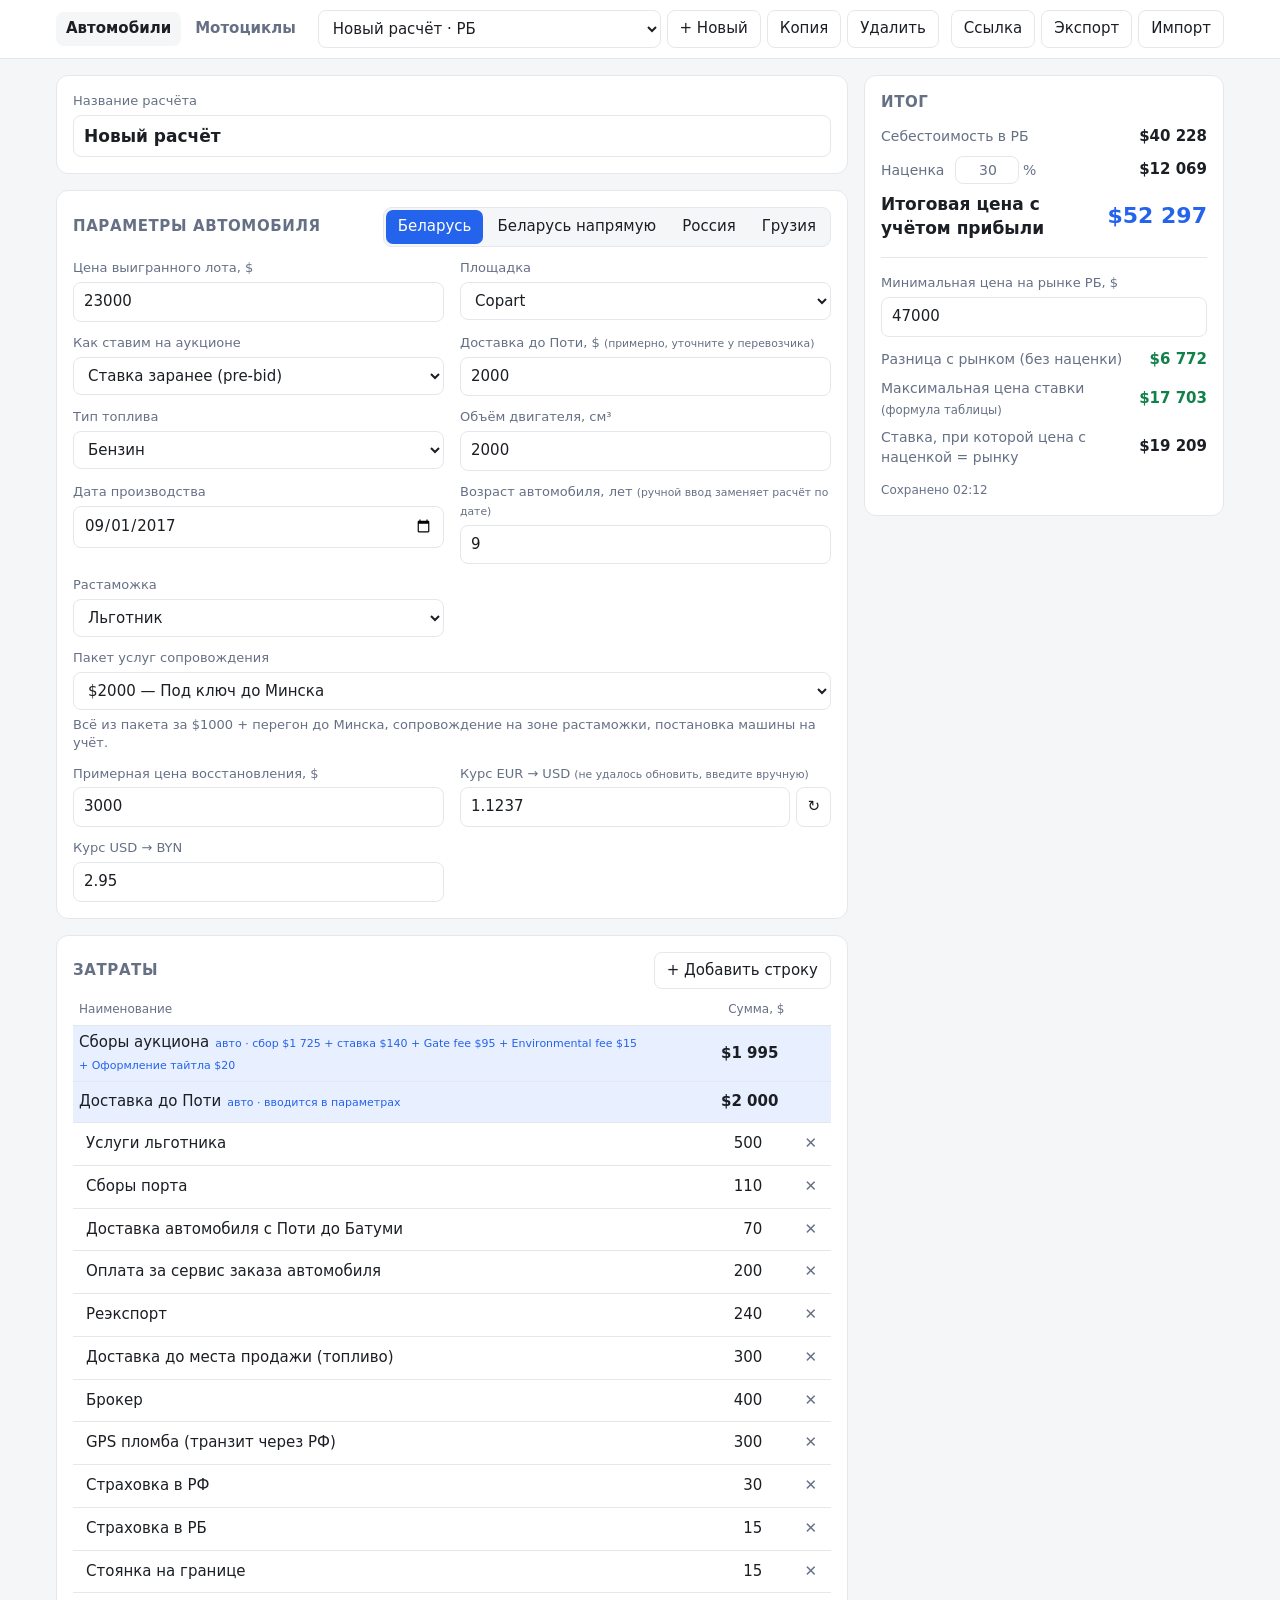
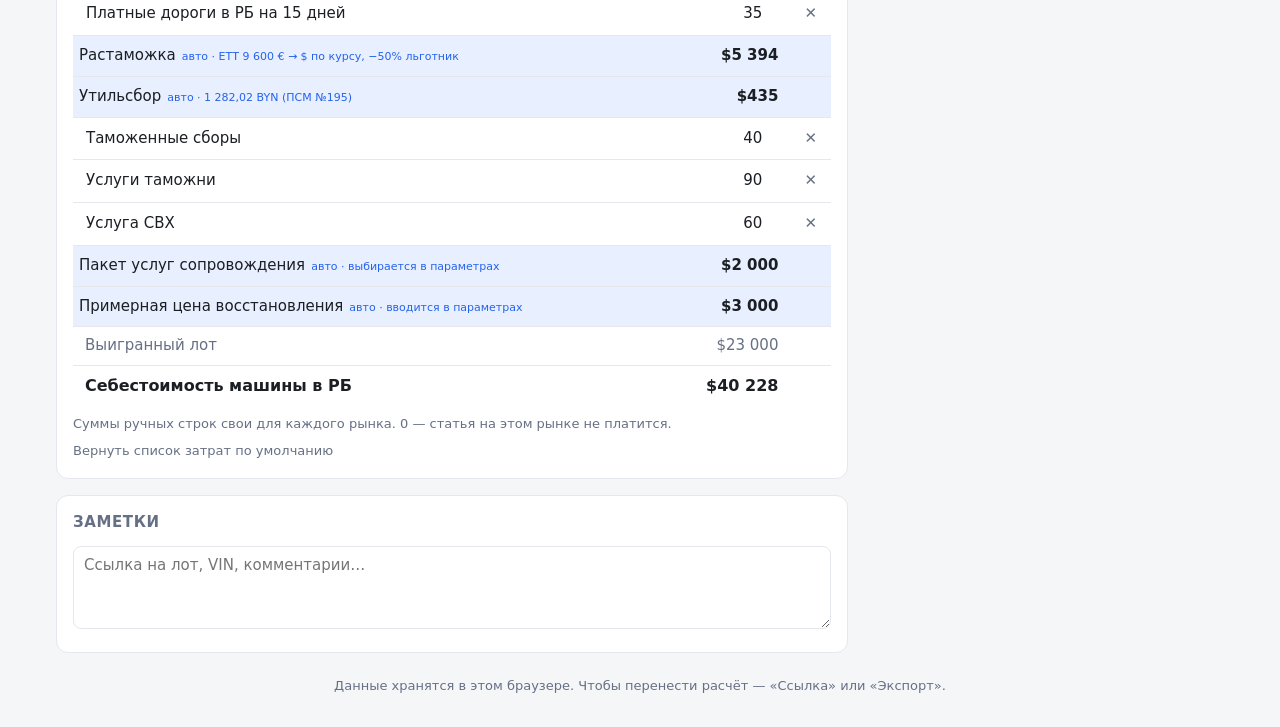
<file: index.html>
<!doctype html>
<html lang="ru">
<head>
  <meta charset="utf-8">
  <meta name="viewport" content="width=device-width, initial-scale=1">
  <title>Просчёт машины</title>
  <link rel="icon" href="data:image/svg+xml,<svg xmlns='http://www.w3.org/2000/svg' viewBox='0 0 100 100'><text y='.9em' font-size='90'>🚗</text></svg>">
  <link rel="stylesheet" href="style.css?v=14">
</head>
<body>
  <header class="topbar">
    <div class="topbar-inner">
      <nav class="pages"><a href="./" aria-current="page">Автомобили</a><a href="moto.html">Мотоциклы</a></nav>
      <div class="calc-switch">
        <select id="calcSelect" aria-label="Сохранённые расчёты"></select>
        <button id="btnNew" type="button">+ Новый</button>
        <button id="btnDup" type="button">Копия</button>
        <button id="btnDel" type="button" class="danger">Удалить</button>
      </div>
      <div class="tools">
        <button id="btnShare" type="button">Ссылка</button>
        <button id="btnExport" type="button">Экспорт</button>
        <label class="btn">Импорт<input id="fileImport" type="file" accept="application/json" hidden></label>
      </div>
    </div>
  </header>

  <main class="layout">
    <div class="col-main">
      <section class="card">
        <label class="name-field">
          <span>Название расчёта</span>
          <input data-field="name" type="text" placeholder="Например: BMW X5 2019, лот 12345678">
        </label>
      </section>

      <section class="card">
        <div class="card-head">
          <h2>Параметры автомобиля</h2>
          <div class="market-switch" role="group" aria-label="Рынок продажи">
            <button type="button" data-market="by">Беларусь</button>
            <button type="button" data-market="by_direct">Беларусь напрямую</button>
            <button type="button" data-market="ru">Россия</button>
            <button type="button" data-market="ge">Грузия</button>
          </div>
        </div>
        <div class="grid">
          <label><span>Цена выигранного лота, $</span>
            <input data-field="lotPrice" type="number" min="0" step="50" inputmode="decimal"></label>
          <label><span>Площадка</span>
            <select data-field="platform"><option>Copart</option><option>IAAI</option></select></label>
          <label><span>Как ставим на аукционе</span>
            <select data-field="bidType"><option value="pre">Ставка заранее (pre-bid)</option><option value="live">Ставка вживую (live)</option></select></label>
          <label data-markets="by ru ge"><span>Доставка до Поти, $ <small>(примерно, уточните у перевозчика)</small></span>
            <input data-field="shippingPoti" type="number" min="0" step="50" inputmode="decimal" placeholder="2000"></label>
          <label><span>Тип топлива</span>
            <select data-field="fuel"></select></label>
          <label><span>Объём двигателя, см³</span>
            <input data-field="engineCc" type="number" min="0" step="1" inputmode="numeric"></label>
          <label data-markets="by_direct"><span>Клиренс, мм</span>
            <input data-field="groundClearanceMm" type="number" min="1" step="1" inputmode="decimal" placeholder="Например, 165"></label>
          <label data-markets="ru"><span>Мощность, л.с. <small>(гибрид — ДВС + электро)</small></span>
            <input data-field="powerHp" type="number" min="0" step="1" inputmode="numeric"></label>
          <label data-markets="ru"><span>Ввоз в РФ</span>
            <select data-field="ruImporter"><option value="personal">Физлицо для себя</option><option value="commercial">Для перепродажи / юрлицо</option></select></label>
          <label><span>Дата производства</span>
            <input data-field="prodDate" type="date"></label>
          <label><span>Возраст автомобиля, лет <small>(ручной ввод заменяет расчёт по дате)</small></span>
            <input data-field="age" type="number" min="0" step="any" inputmode="decimal"></label>
          <label id="byCustomsValueField" hidden><span>Таможенная стоимость, $</span>
            <input data-field="byCustomsValueUsd" type="number" min="0.01" step="0.01" inputmode="decimal" placeholder="По умолчанию — цена лота">
            <small class="hint">Укажите стоимость по документам, если она отличается от цены лота.</small></label>
          <label data-markets="by by_direct" data-fuels="electric"><span>Пошлина на электро в РБ</span>
            <select data-field="byEvDuty"><option value="0">0% — льгота для электромобилей</option><option value="15">15% — если льгота не действует</option></select></label>
          <label data-markets="by by_direct"><span>Растаможка</span>
            <select data-field="benefit"><option>Льготник</option><option>Обычный</option></select></label>
          <label class="span2" data-markets="by ru ge"><span>Пакет услуг сопровождения</span>
            <select data-field="servicePackage" id="serviceSelect"></select>
            <small class="hint" id="serviceText"></small></label>
          <label><span>Примерная цена восстановления, $</span>
            <input data-field="repairCost" type="number" min="0" step="100" inputmode="decimal" placeholder="3000"></label>
          <label><span>Курс EUR → USD <small id="rateInfo"></small></span>
            <span class="with-btn">
              <input data-field="eurUsd" type="number" min="0" step="0.0001" inputmode="decimal">
              <button id="btnRate" type="button" title="Обновить курс">↻</button>
            </span></label>
          <label data-markets="ru"><span>Курс USD → RUB <small id="fxInfo"></small></span>
            <span class="with-btn">
              <input data-field="usdRub" type="number" min="0" step="0.01" inputmode="decimal">
              <button id="btnFx" type="button" title="Обновить курсы">↻</button>
            </span></label>
          <label data-markets="by by_direct"><span>Курс USD → BYN</span>
            <input data-field="usdByn" type="number" min="0" step="0.0001" inputmode="decimal"></label>
          <label data-markets="ge"><span>Курс USD → GEL</span>
            <input data-field="usdGel" type="number" min="0" step="0.001" inputmode="decimal"></label>
        </div>
      </section>

      <section class="card" data-markets="by_direct" hidden>
        <h2 id="directRouteTitle">Доставка в Беларусь</h2>
        <p class="note" id="directRouteStatus" role="status"></p>
        <p class="note">Клайпеда — клиренс до 165 мм включительно для всех машин. Дополнительно — объём до 1 900 см³ включительно или возраст старше 5 лет. Для остальных машин — Грузия (Поти).</p>
        <div class="grid">
          <label><span>Порт / штат отправления в США</span>
            <select data-field="directPort"><option value="NJ">NJ — Нью-Джерси</option><option value="GA">GA — Джорджия</option><option value="FL">FL — Флорида</option><option value="TX">TX — Техас</option><option value="CA">CA — Калифорния</option></select></label>
          <label><span>Размер автомобиля</span>
            <select data-field="directSize"><option value="sedan">Седан</option><option value="suv">SUV — BMW X5 и схожие</option><option value="xl">XL SUV — Ford Explorer и схожие</option><option value="oversize">Oversize — RAM 1500 и схожие</option></select></label>
          <label><span>Доставка по США до порта, $</span>
            <input data-field="directUsShipping" type="number" min="0" step="1" inputmode="decimal" placeholder="Уточните у перевозчика"></label>
          <label id="directContainerField"><span>Автомобилей в контейнере</span>
            <select data-field="directContainer"><option value="4">4 — экспедирование 280 €</option><option value="3">3 — экспедирование 310 €</option></select></label>
          <label><span>Место доставки в Беларуси</span>
            <select data-field="directDestination"><option value="minsk">Минск — 650 €</option><option value="region">Регион — 700 €</option></select></label>
          <label><span>Экспортные документы</span>
            <select data-field="directDocuments"><option value="standard">Стандартные</option><option value="export">Bill of Sale / Parts Only — $250, порт NJ</option></select></label>
          <label id="directSeaQuoteField" hidden><span>Море для Oversize до Клайпеды, $</span>
            <input data-field="directSeaQuoteUsd" type="number" min="0" step="1" inputmode="decimal" placeholder="Уточните у перевозчика"></label>
          <label class="span2"><span>Таможенное оформление в Беларуси</span>
            <select data-field="directCustomsProvider"><option value="lion">Через Lion Trans — $257,16</option><option value="manual">Свои суммы — в таблице затрат</option></select>
            <small class="hint">Lion Trans — таможенный сбор $40,08, брокер $100,19, СВХ $116,89.</small></label>
        </div>
        <p class="note" id="directTariffNote"></p>
        <p class="note">Услуги льготника, страховка и восстановление — редактируемые оценки калькулятора. При выборе своего оформления расходы на таможню задаются в таблице затрат.</p>
      </section>

      <section class="card">
        <div class="card-head">
          <h2>Затраты</h2>
          <button id="btnAddCost" type="button">+ Добавить строку</button>
        </div>
        <table class="costs">
          <thead><tr><th>Наименование</th><th class="num">Сумма, $</th><th></th></tr></thead>
          <tbody id="costRows"></tbody>
          <tfoot>
            <tr><td>Выигранный лот</td><td class="num" id="lotOut"></td><td></td></tr>
            <tr class="sum"><td>Себестоимость машины в <span class="mk">РБ</span></td><td class="num" id="totalOut"></td><td></td></tr>
          </tfoot>
        </table>
        <p class="warn" id="customsWarn" hidden></p>
        <p class="note">Суммы ручных строк свои для каждого рынка. 0 — статья на этом рынке не платится.</p>
        <button id="btnResetCosts" type="button" class="link">Вернуть список затрат по умолчанию</button>
      </section>

      <section class="card">
        <h2>Заметки</h2>
        <textarea data-field="notes" rows="3" placeholder="Ссылка на лот, VIN, комментарии…"></textarea>
      </section>
    </div>

    <aside class="col-side">
      <section class="card result">
        <h2>Итог</h2>
        <dl>
          <dt>Себестоимость в <span class="mk">РБ</span></dt><dd id="rTotal"></dd>
          <dt class="inline-input">Наценка
            <span class="pct"><input data-field="markupPct" type="number" min="0" step="1" inputmode="decimal">%</span></dt>
          <dd id="rMarkup"></dd>
          <dt class="big">Итоговая цена с учётом прибыли</dt><dd class="big" id="rFinal"></dd>
        </dl>
        <hr>
        <label><span>Минимальная цена на рынке <span class="mk">РБ</span>, $</span>
          <input data-field="marketMin" type="number" min="0" step="100" inputmode="decimal"></label>
        <dl>
          <dt>Разница с рынком (без наценки)</dt><dd id="rMargin"></dd>
          <dt>Максимальная цена ставки <small>(формула таблицы)</small></dt><dd id="rMaxBid"></dd>
          <dt>Ставка, при которой цена с наценкой = рынку</dt><dd id="rBreakEven"></dd>
        </dl>
        <p class="status" id="saveStatus"></p>
      </section>
    </aside>
  </main>

  <footer class="foot">Данные хранятся в этом браузере. Чтобы перенести расчёт — «Ссылка» или «Экспорт».</footer>

  <div id="toast" class="toast" role="status" aria-live="polite"></div>
  <script type="module" src="app.js?v=14"></script>
</body>
</html>
</file>
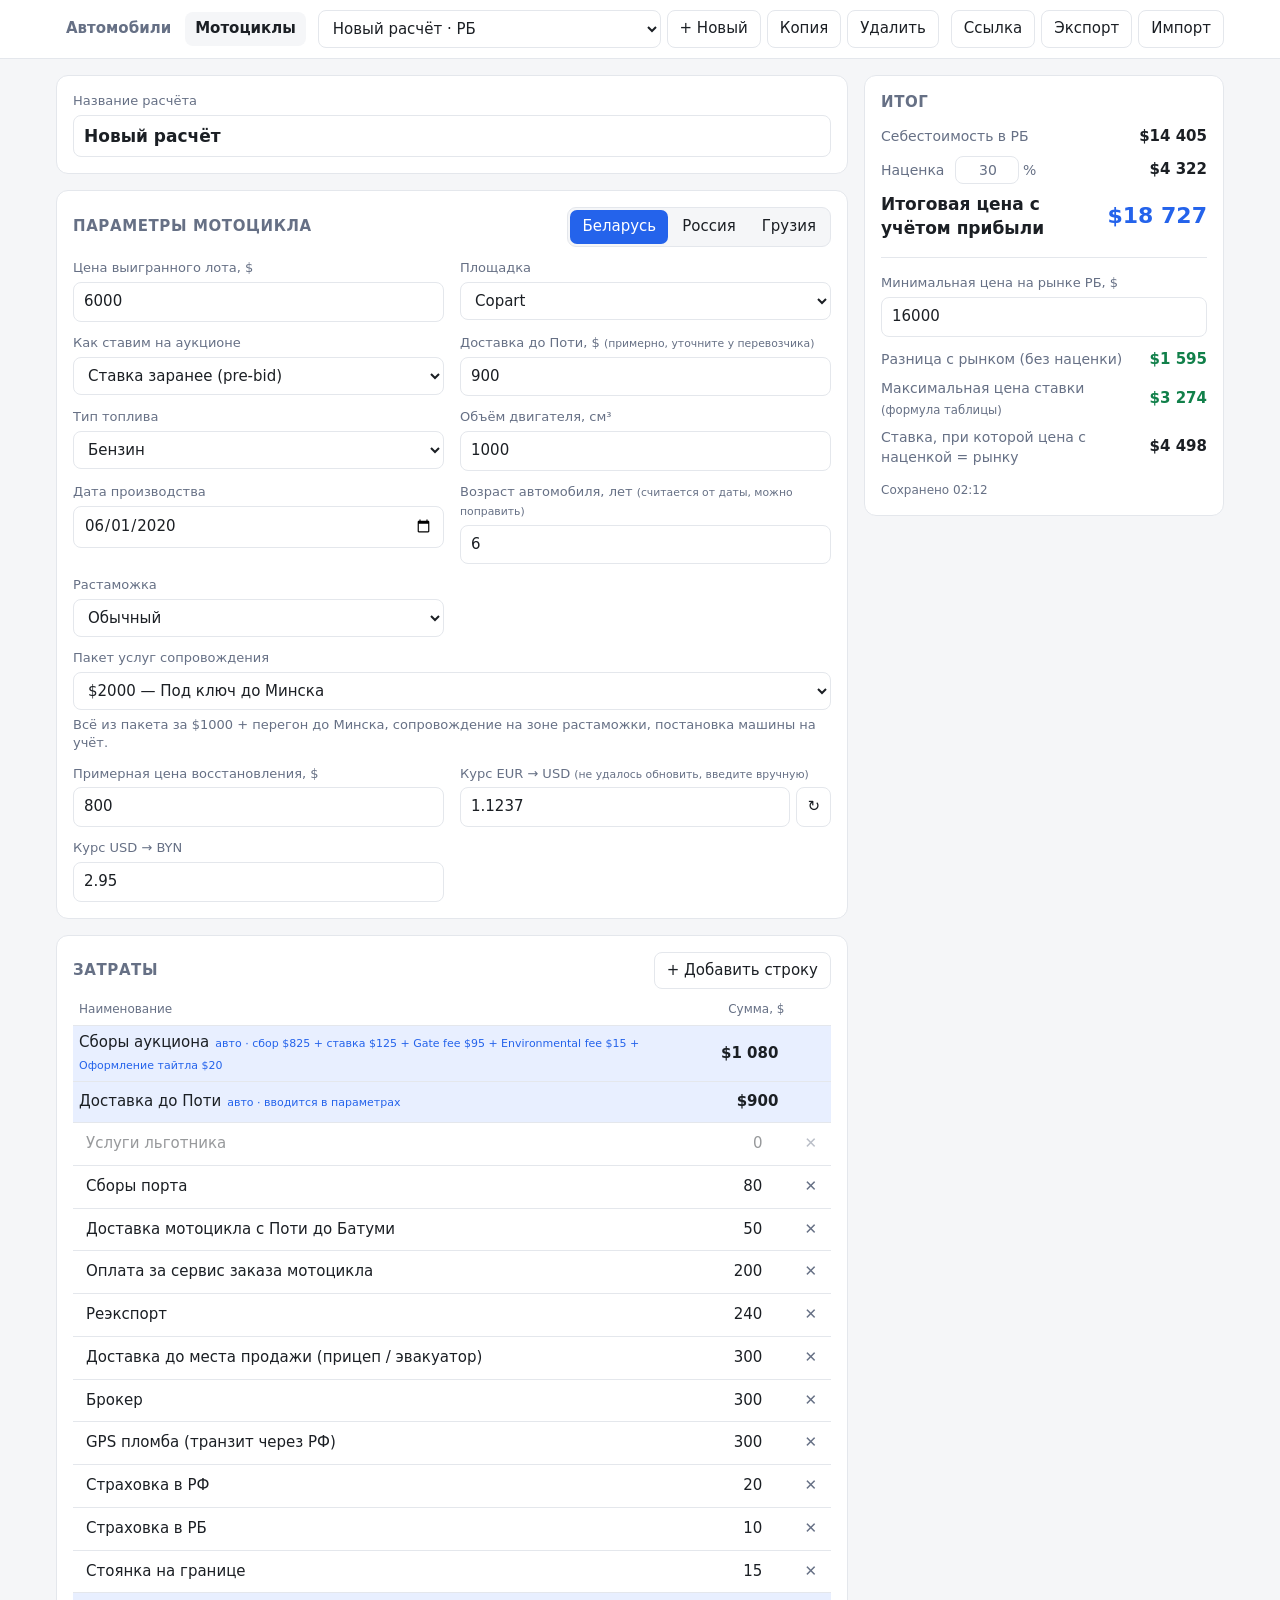
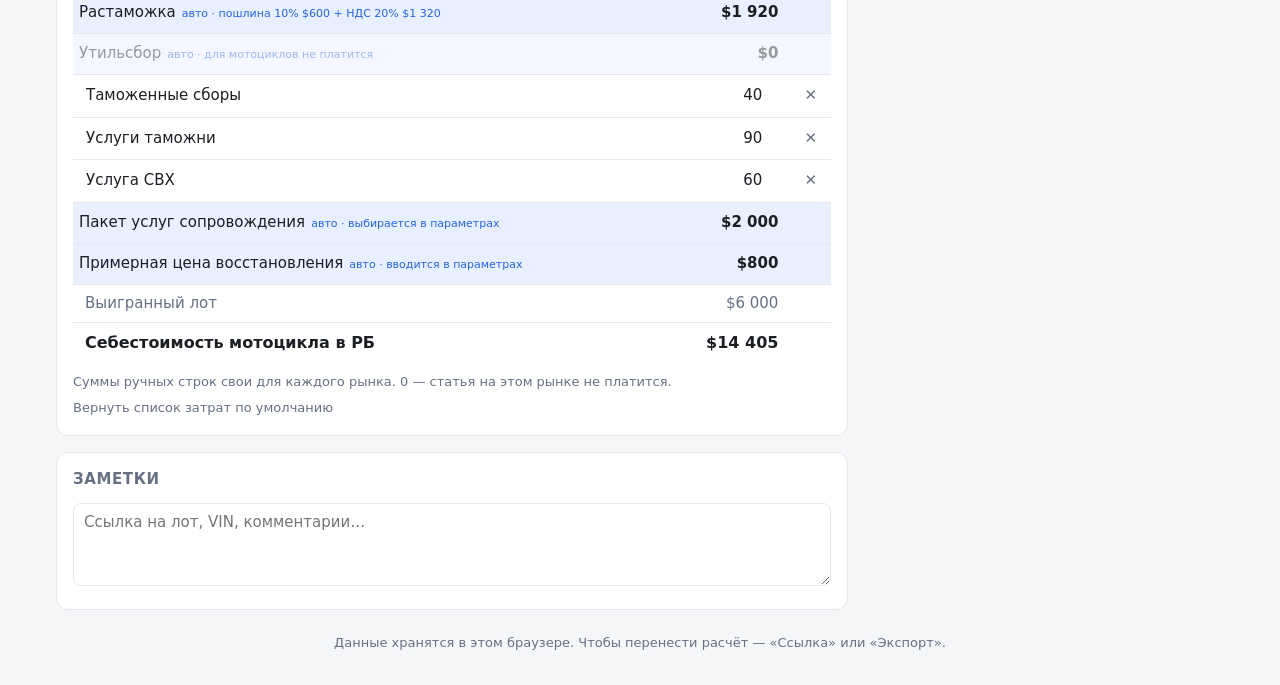
<file: moto.html>
<!doctype html>
<html lang="ru">
<head>
  <meta charset="utf-8">
  <meta name="viewport" content="width=device-width, initial-scale=1">
  <title>Просчёт мотоцикла</title>
  <link rel="icon" href="data:image/svg+xml,<svg xmlns='http://www.w3.org/2000/svg' viewBox='0 0 100 100'><text y='.9em' font-size='90'>🏍️</text></svg>">
  <link rel="stylesheet" href="style.css?v=14">
</head>
<body data-vehicle="moto">
  <header class="topbar">
    <div class="topbar-inner">
      <nav class="pages"><a href="./">Автомобили</a><a href="moto.html" aria-current="page">Мотоциклы</a></nav>
      <div class="calc-switch">
        <select id="calcSelect" aria-label="Сохранённые расчёты"></select>
        <button id="btnNew" type="button">+ Новый</button>
        <button id="btnDup" type="button">Копия</button>
        <button id="btnDel" type="button" class="danger">Удалить</button>
      </div>
      <div class="tools">
        <button id="btnShare" type="button">Ссылка</button>
        <button id="btnExport" type="button">Экспорт</button>
        <label class="btn">Импорт<input id="fileImport" type="file" accept="application/json" hidden></label>
      </div>
    </div>
  </header>

  <main class="layout">
    <div class="col-main">
      <section class="card">
        <label class="name-field">
          <span>Название расчёта</span>
          <input data-field="name" type="text" placeholder="Например: Yamaha MT-09 2021, лот 12345678">
        </label>
      </section>

      <section class="card">
        <div class="card-head">
          <h2>Параметры мотоцикла</h2>
          <div class="market-switch" role="group" aria-label="Рынок продажи">
            <button type="button" data-market="by">Беларусь</button>
            <button type="button" data-market="ru">Россия</button>
            <button type="button" data-market="ge">Грузия</button>
          </div>
        </div>
        <div class="grid">
          <label><span>Цена выигранного лота, $</span>
            <input data-field="lotPrice" type="number" min="0" step="50" inputmode="decimal"></label>
          <label><span>Площадка</span>
            <select data-field="platform"><option>Copart</option><option>IAAI</option></select></label>
          <label><span>Как ставим на аукционе</span>
            <select data-field="bidType"><option value="pre">Ставка заранее (pre-bid)</option><option value="live">Ставка вживую (live)</option></select></label>
          <label><span>Доставка до Поти, $ <small>(примерно, уточните у перевозчика)</small></span>
            <input data-field="shippingPoti" type="number" min="0" step="50" inputmode="decimal" placeholder="2000"></label>
          <label><span>Тип топлива</span>
            <select data-field="fuel"></select></label>
          <label><span>Объём двигателя, см³</span>
            <input data-field="engineCc" type="number" min="0" step="1" inputmode="numeric"></label>
          <label data-markets="ru"><span>Мощность, л.с. <small>(свыше 150 — акциз)</small></span>
            <input data-field="powerHp" type="number" min="0" step="1" inputmode="numeric"></label>
          <label><span>Дата производства</span>
            <input data-field="prodDate" type="date"></label>
          <label><span>Возраст автомобиля, лет <small>(считается от даты, можно поправить)</small></span>
            <input data-field="age" type="number" min="0" step="1" inputmode="numeric"></label>
          <label data-markets="by"><span>Растаможка</span>
            <select data-field="benefit"><option>Льготник</option><option>Обычный</option></select></label>
          <label class="span2"><span>Пакет услуг сопровождения</span>
            <select data-field="servicePackage" id="serviceSelect"></select>
            <small class="hint" id="serviceText"></small></label>
          <label><span>Примерная цена восстановления, $</span>
            <input data-field="repairCost" type="number" min="0" step="100" inputmode="decimal" placeholder="3000"></label>
          <label><span>Курс EUR → USD <small id="rateInfo"></small></span>
            <span class="with-btn">
              <input data-field="eurUsd" type="number" min="0" step="0.0001" inputmode="decimal">
              <button id="btnRate" type="button" title="Обновить курс">↻</button>
            </span></label>
          <label data-markets="ru"><span>Курс USD → RUB <small id="fxInfo"></small></span>
            <span class="with-btn">
              <input data-field="usdRub" type="number" min="0" step="0.01" inputmode="decimal">
              <button id="btnFx" type="button" title="Обновить курсы">↻</button>
            </span></label>
          <label data-markets="by"><span>Курс USD → BYN</span>
            <input data-field="usdByn" type="number" min="0" step="0.0001" inputmode="decimal"></label>
          <label data-markets="ge"><span>Курс USD → GEL</span>
            <input data-field="usdGel" type="number" min="0" step="0.001" inputmode="decimal"></label>
        </div>
      </section>

      <section class="card">
        <div class="card-head">
          <h2>Затраты</h2>
          <button id="btnAddCost" type="button">+ Добавить строку</button>
        </div>
        <table class="costs">
          <thead><tr><th>Наименование</th><th class="num">Сумма, $</th><th></th></tr></thead>
          <tbody id="costRows"></tbody>
          <tfoot>
            <tr><td>Выигранный лот</td><td class="num" id="lotOut"></td><td></td></tr>
            <tr class="sum"><td>Себестоимость мотоцикла в <span class="mk">РБ</span></td><td class="num" id="totalOut"></td><td></td></tr>
          </tfoot>
        </table>
        <p class="warn" id="customsWarn" hidden></p>
        <p class="note">Суммы ручных строк свои для каждого рынка. 0 — статья на этом рынке не платится.</p>
        <button id="btnResetCosts" type="button" class="link">Вернуть список затрат по умолчанию</button>
      </section>

      <section class="card">
        <h2>Заметки</h2>
        <textarea data-field="notes" rows="3" placeholder="Ссылка на лот, VIN, комментарии…"></textarea>
      </section>
    </div>

    <aside class="col-side">
      <section class="card result">
        <h2>Итог</h2>
        <dl>
          <dt>Себестоимость в <span class="mk">РБ</span></dt><dd id="rTotal"></dd>
          <dt class="inline-input">Наценка
            <span class="pct"><input data-field="markupPct" type="number" min="0" step="1" inputmode="decimal">%</span></dt>
          <dd id="rMarkup"></dd>
          <dt class="big">Итоговая цена с учётом прибыли</dt><dd class="big" id="rFinal"></dd>
        </dl>
        <hr>
        <label><span>Минимальная цена на рынке <span class="mk">РБ</span>, $</span>
          <input data-field="marketMin" type="number" min="0" step="100" inputmode="decimal"></label>
        <dl>
          <dt>Разница с рынком (без наценки)</dt><dd id="rMargin"></dd>
          <dt>Максимальная цена ставки <small>(формула таблицы)</small></dt><dd id="rMaxBid"></dd>
          <dt>Ставка, при которой цена с наценкой = рынку</dt><dd id="rBreakEven"></dd>
        </dl>
        <p class="status" id="saveStatus"></p>
      </section>
    </aside>
  </main>

  <footer class="foot">Данные хранятся в этом браузере. Чтобы перенести расчёт — «Ссылка» или «Экспорт».</footer>

  <div id="toast" class="toast" role="status" aria-live="polite"></div>
  <script type="module" src="app.js?v=14"></script>
</body>
</html>
</file>
<file: style.css>
:root {
  --bg: #f5f6f8;
  --card: #ffffff;
  --text: #1b1f24;
  --muted: #667085;
  --line: #e4e7ec;
  --accent: #2463eb;
  --accent-soft: #e8efff;
  --good: #11804a;
  --bad: #c4321c;
  --input: #ffffff;
  --radius: 12px;
}
@media (prefers-color-scheme: dark) {
  :root {
    --bg: #111418;
    --card: #1a1e24;
    --text: #e8eaed;
    --muted: #98a2b3;
    --line: #2c323b;
    --accent: #6b9bff;
    --accent-soft: #1f2b45;
    --good: #4cc88a;
    --bad: #ff7a66;
    --input: #13171c;
  }
}

* { box-sizing: border-box; }
body {
  margin: 0;
  background: var(--bg);
  color: var(--text);
  font: 15px/1.45 system-ui, -apple-system, "Segoe UI", Roboto, sans-serif;
}
h1 { font-size: 18px; margin: 0; white-space: nowrap; }
h2 { font-size: 15px; margin: 0 0 12px; text-transform: uppercase; letter-spacing: .04em; color: var(--muted); }
small { color: var(--muted); font-weight: 400; }

input, select, textarea, button, .btn {
  font: inherit;
  color: inherit;
}
input, select, textarea {
  width: 100%;
  padding: 8px 10px;
  border: 1px solid var(--line);
  border-radius: 8px;
  background: var(--input);
  min-width: 0;
}
input:focus, select:focus, textarea:focus { outline: 2px solid var(--accent); outline-offset: -1px; border-color: transparent; }
input[type=number] { font-variant-numeric: tabular-nums; }
textarea { resize: vertical; }

button, .btn {
  padding: 7px 12px;
  border: 1px solid var(--line);
  border-radius: 8px;
  background: var(--card);
  cursor: pointer;
  white-space: nowrap;
  display: inline-flex;
  align-items: center;
}
button:hover, .btn:hover { border-color: var(--accent); color: var(--accent); }
button.danger:hover { border-color: var(--bad); color: var(--bad); }
button.link { border: 0; background: none; color: var(--muted); padding: 8px 0 0; font-size: 13px; }
button.link:hover { color: var(--accent); }
button.icon { border: 0; background: none; color: var(--muted); padding: 4px 8px; }
button.icon:hover { color: var(--bad); }

.topbar { background: var(--card); border-bottom: 1px solid var(--line); position: sticky; top: 0; z-index: 5; }
.topbar-inner {
  max-width: 1200px; margin: 0 auto; padding: 10px 16px;
  display: flex; gap: 12px; align-items: center; flex-wrap: wrap;
}
.calc-switch { display: flex; gap: 6px; flex: 1; min-width: 260px; }
.calc-switch select { flex: 1; }
.tools { display: flex; gap: 6px; }

.layout {
  max-width: 1200px; margin: 0 auto; padding: 16px;
  display: grid; grid-template-columns: minmax(0, 1fr) 360px; gap: 16px;
  align-items: start;
}
.col-main { display: grid; gap: 16px; }
.col-side { position: sticky; top: 72px; }
.col-full { grid-column: 1 / -1; }

.card { background: var(--card); border: 1px solid var(--line); border-radius: var(--radius); padding: 16px; }
.card-head { display: flex; justify-content: space-between; align-items: center; margin-bottom: 12px; gap: 8px; }
.card-head h2 { margin: 0; }

label > span:first-child { display: block; font-size: 13px; color: var(--muted); margin-bottom: 4px; }
.name-field input { font-size: 17px; font-weight: 600; }
.grid { display: grid; grid-template-columns: repeat(2, minmax(0, 1fr)); gap: 12px 16px; }
.with-btn { display: flex; gap: 6px; }
.span2 { grid-column: 1 / -1; }
.hint { display: block; margin-top: 6px; font-size: 13px; line-height: 1.4; }
.with-btn button { padding: 7px 10px; }

table { width: 100%; border-collapse: collapse; }
th { text-align: left; font-size: 12px; color: var(--muted); font-weight: 500; padding: 0 6px 6px; }
td { padding: 3px 6px; border-top: 1px solid var(--line); }
.num { text-align: right; width: 140px; font-variant-numeric: tabular-nums; }
td input { border-color: transparent; background: transparent; padding: 6px 6px; }
td input:hover { border-color: var(--line); }
td.num input { text-align: right; }
tr.auto td { background: var(--accent-soft); }
tr.auto .lbl { padding: 6px; font-weight: 500; }
.badge { font-size: 11px; color: var(--accent); margin-left: 6px; font-weight: 500; }
.auto-val { padding: 6px; display: block; font-weight: 600; }
tfoot td { padding: 8px 12px; color: var(--muted); }
tfoot td.num { padding-right: 12px; }
tfoot tr.sum td { color: var(--text); font-weight: 700; font-size: 16px; }
td:last-child { width: 36px; text-align: center; }

.result dl { display: grid; grid-template-columns: 1fr auto; gap: 8px 12px; margin: 0; align-items: center; }
.result dt { color: var(--muted); font-size: 14px; }
.result dd { margin: 0; text-align: right; font-weight: 600; font-variant-numeric: tabular-nums; }
.result .big { font-size: 17px; color: var(--text); font-weight: 700; }
.result dd.big { font-size: 22px; color: var(--accent); }
.result hr { border: 0; border-top: 1px solid var(--line); margin: 16px 0; }
.result label { display: block; margin-bottom: 12px; }
.pct { display: inline-flex; align-items: center; gap: 4px; margin-left: 6px; }
.pct input { width: 64px; padding: 3px 6px; text-align: right; }
.pos { color: var(--good) !important; }
.neg { color: var(--bad) !important; }
.status { font-size: 12px; color: var(--muted); margin: 14px 0 0; min-height: 1em; }

.foot { text-align: center; color: var(--muted); font-size: 13px; padding: 8px 16px 32px; }

.toast {
  position: fixed; left: 50%; bottom: 24px; transform: translateX(-50%) translateY(20px);
  background: var(--text); color: var(--bg); padding: 10px 16px; border-radius: 8px;
  opacity: 0; pointer-events: none; transition: .2s; max-width: calc(100% - 32px);
}
.toast.show { opacity: 1; transform: translateX(-50%); }

@media (max-width: 860px) {
  .layout { grid-template-columns: minmax(0, 1fr); }
  .col-side { position: static; order: -1; }
  .col-main { order: 0; }
}
@media (max-width: 560px) {
  .grid { grid-template-columns: minmax(0, 1fr); }
  .num { width: 110px; }
  h1 { font-size: 16px; }
  .calc-switch { min-width: 100%; }
}

.market-switch { display: inline-flex; flex-wrap: wrap; border: 1px solid var(--line); border-radius: 9px; padding: 2px; gap: 2px; background: var(--bg); }
.card-head:has(.market-switch) { flex-wrap: wrap; }
.market-switch button { border: 0; background: transparent; padding: 6px 12px; border-radius: 7px; }
.market-switch button[aria-pressed="true"] { background: var(--accent); color: #fff; }
.market-switch button[aria-pressed="true"]:hover { color: #fff; }
[hidden] { display: none !important; }
tr.zero td { opacity: .45; }
tr.zero td:focus-within { opacity: 1; }
.note { font-size: 13px; color: var(--muted); margin: 10px 0 0; }
.warn { font-size: 13px; color: var(--bad); margin: 10px 0 0; }
.badge { display: inline; }
@media (max-width: 560px) { .card-head { flex-wrap: wrap; } }

.pages { display: inline-flex; gap: 4px; }
.pages a { padding: 6px 10px; border-radius: 8px; color: var(--muted); text-decoration: none; font-weight: 600; white-space: nowrap; }
.pages a:hover { color: var(--accent); }
.pages a[aria-current="page"] { color: var(--text); background: var(--bg); }
</file>
